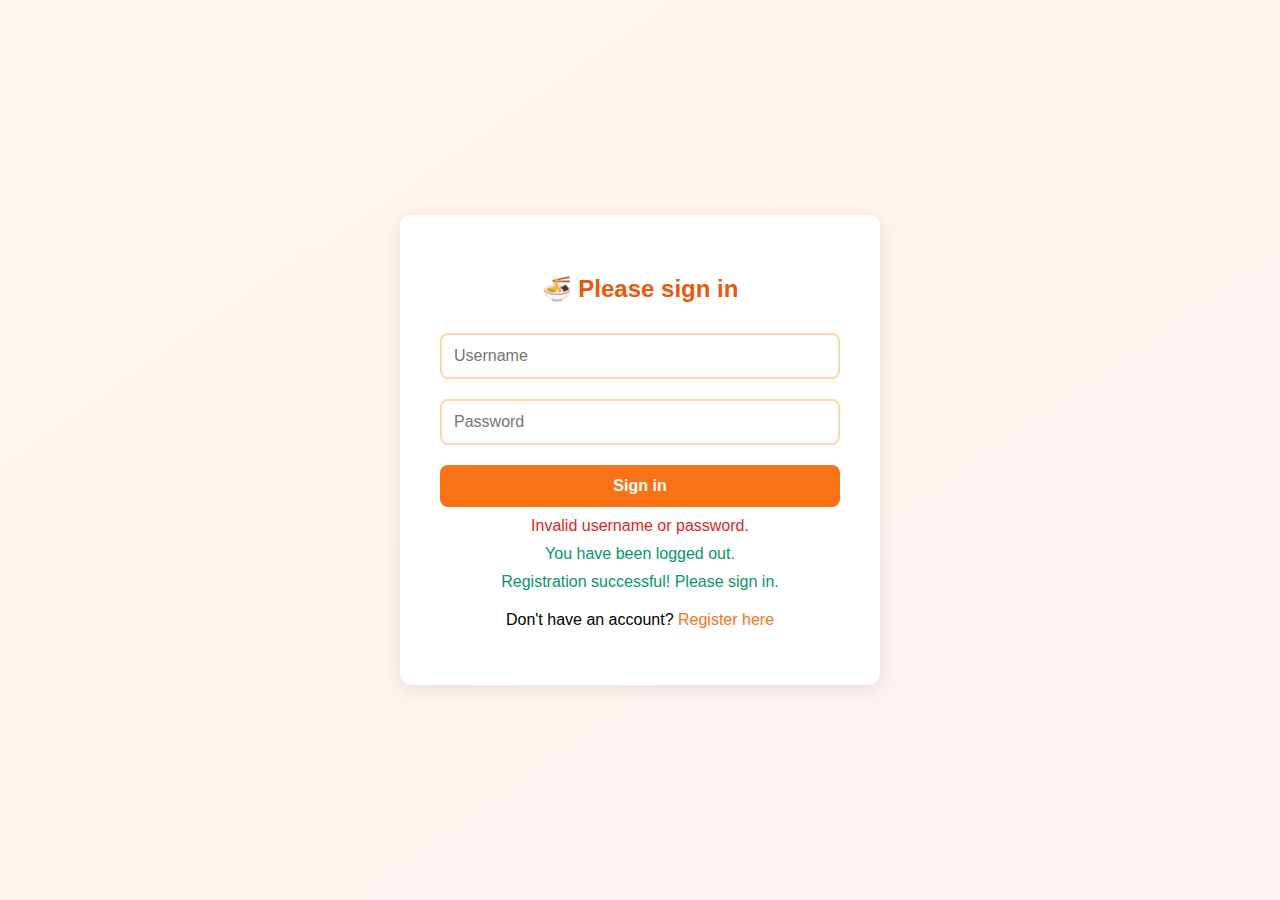
<file: src/main/resources/templates/login.html>
<!DOCTYPE html>
<html lang="en" xmlns:th="http://www.thymeleaf.org">
<head>
    <meta charset="UTF-8">
    <meta name="viewport" content="width=device-width, initial-scale=1.0">
    <title>Please sign in - Bamee 5 Num</title>
    <style>
        body {
            font-family: Arial, sans-serif;
            background: linear-gradient(to bottom right, #fff7ed, #fef2f2);
            display: flex;
            justify-content: center;
            align-items: center;
            height: 100vh;
            margin: 0;
        }
        .login-container {
            background: white;
            padding: 40px;
            border-radius: 12px;
            box-shadow: 0 4px 20px rgba(0,0,0,0.1);
            width: 100%;
            max-width: 400px;
        }
        .login-container h2 {
            text-align: center;
            margin-bottom: 30px;
            color: #ea580c;
            font-size: 24px;
            font-weight: bold;
        }
        .form-group {
            margin-bottom: 20px;
        }
        input[type="text"], input[type="password"] {
            width: 100%;
            padding: 12px;
            border: 2px solid #fed7aa;
            border-radius: 8px;
            font-size: 16px;
            box-sizing: border-box;
            transition: border-color 0.3s;
        }
        input[type="text"]:focus, input[type="password"]:focus {
            outline: none;
            border-color: #f97316;
        }
        .btn-primary {
            width: 100%;
            padding: 12px;
            background-color: #f97316;
            color: white;
            border: none;
            border-radius: 8px;
            font-size: 16px;
            font-weight: 600;
            cursor: pointer;
            transition: background-color 0.3s;
        }
        .btn-primary:hover {
            background-color: #ea580c;
        }
        .error {
            color: #dc2626;
            margin-top: 10px;
            text-align: center;
        }
        .success {
            color: #059669;
            margin-top: 10px;
            text-align: center;
        }
        .register-link {
            text-align: center;
            margin-top: 20px;
        }
        .register-link a {
            color: #f97316;
            text-decoration: none;
            font-weight: 500;
        }
        .register-link a:hover {
            color: #ea580c;
            text-decoration: underline;
        }
    </style>
</head>
<body>
    <div class="login-container">
        <h2>🍜 Please sign in</h2>
        <form th:action="@{/login}" method="post">
            <div class="form-group">
                <input type="text" name="username" placeholder="Username" required>
            </div>
            <div class="form-group">
                <input type="password" name="password" placeholder="Password" required>
            </div>
            <button type="submit" class="btn-primary">Sign in</button>
            <div th:if="${param.error}" class="error">
                Invalid username or password.
            </div>
            <div th:if="${param.logout}" class="success">
                You have been logged out.
            </div>
            <div th:if="${param.success}" class="success" th:text="${param.success}">
                Registration successful! Please sign in.
            </div>
        </form>
        <div class="register-link">
            <p>Don't have an account? <a href="/register">Register here</a></p>
        </div>
    </div>
</body>
</html>
</file>
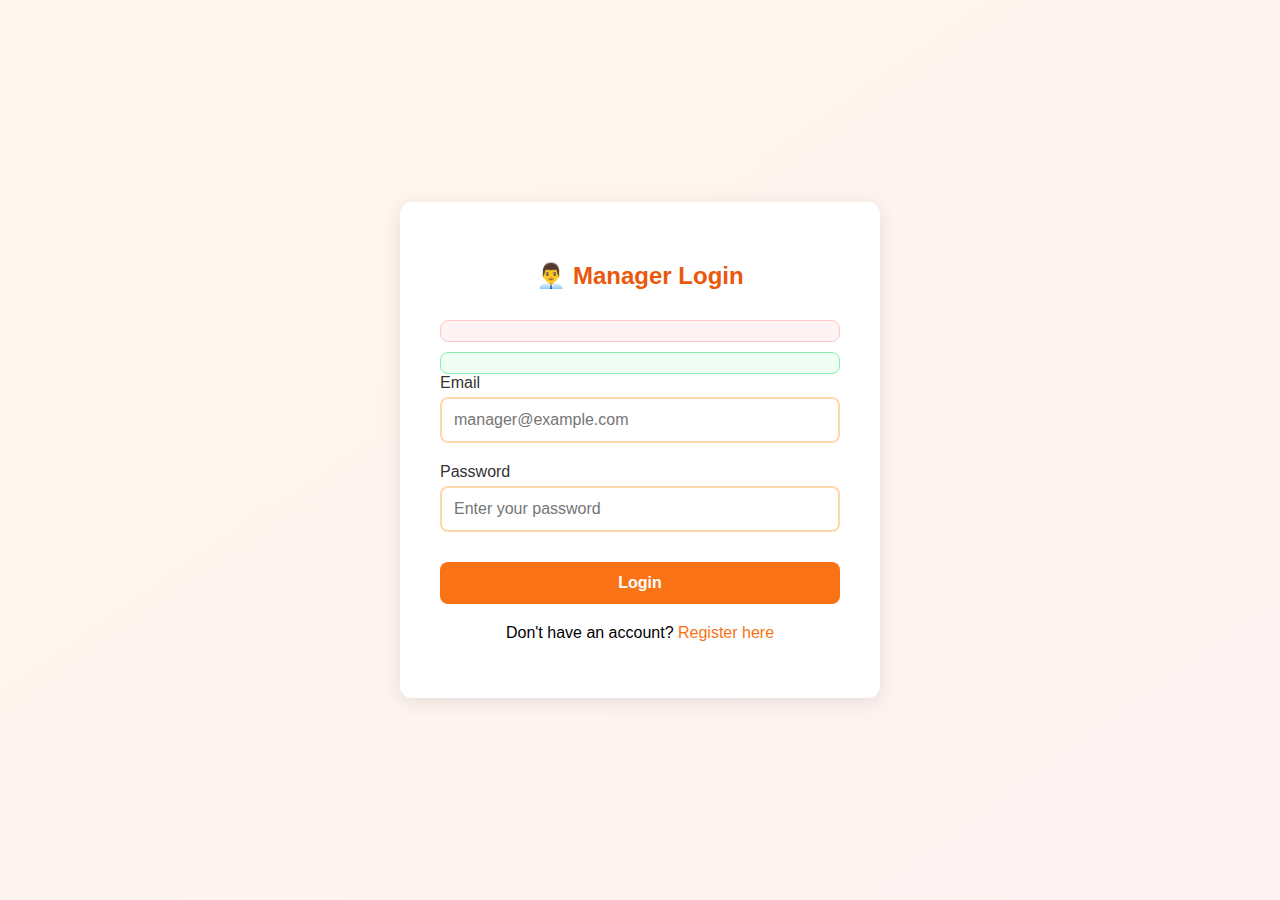
<file: src/main/resources/templates/manager-login.html>
<!DOCTYPE html>
<html lang="en" xmlns:th="http://www.thymeleaf.org">
<head>
    <meta charset="UTF-8">
    <meta name="viewport" content="width=device-width, initial-scale=1.0">
    <title>Manager Login - Bamee 5 Num</title>
    <style>
        body {
            font-family: Arial, sans-serif;
            background: linear-gradient(to bottom right, #fff7ed, #fef2f2);
            display: flex;
            justify-content: center;
            align-items: center;
            height: 100vh;
            margin: 0;
        }
        .login-container {
            background: white;
            padding: 40px;
            border-radius: 12px;
            box-shadow: 0 4px 20px rgba(0,0,0,0.1);
            width: 100%;
            max-width: 400px;
        }
        .login-container h2 {
            text-align: center;
            margin-bottom: 30px;
            color: #ea580c;
            font-size: 24px;
            font-weight: bold;
        }
        .form-group {
            margin-bottom: 20px;
        }
        .form-group label {
            display: block;
            margin-bottom: 5px;
            color: #333;
            font-weight: 500;
        }
        input[type="email"], input[type="password"] {
            width: 100%;
            padding: 12px;
            border: 2px solid #fed7aa;
            border-radius: 8px;
            font-size: 16px;
            box-sizing: border-box;
            transition: border-color 0.3s;
        }
        input[type="email"]:focus, input[type="password"]:focus {
            outline: none;
            border-color: #f97316;
        }
        input.error-input {
            border-color: #dc2626;
        }
        .btn-primary {
            width: 100%;
            padding: 12px;
            background-color: #f97316;
            color: white;
            border: none;
            border-radius: 8px;
            font-size: 16px;
            font-weight: 600;
            cursor: pointer;
            transition: background-color 0.3s;
            margin-top: 10px;
        }
        .btn-primary:hover {
            background-color: #ea580c;
        }
        .btn-primary:disabled {
            background-color: #fed7aa;
            cursor: not-allowed;
        }
        .error-message {
            color: #dc2626;
            margin-top: 10px;
            text-align: center;
            padding: 10px;
            background-color: #fef2f2;
            border-radius: 8px;
            border: 1px solid #fecaca;
        }
        .success-message {
            color: #059669;
            margin-top: 10px;
            text-align: center;
            padding: 10px;
            background-color: #f0fdf4;
            border-radius: 8px;
            border: 1px solid #86efac;
        }
        .field-error {
            color: #dc2626;
            font-size: 14px;
            margin-top: 5px;
            display: block;
        }
        .register-link {
            text-align: center;
            margin-top: 20px;
        }
        .register-link a {
            color: #f97316;
            text-decoration: none;
            font-weight: 500;
        }
        .register-link a:hover {
            color: #ea580c;
            text-decoration: underline;
        }
    </style>
</head>
<body>
    <div class="login-container">
        <h2>👨‍💼 Manager Login</h2>
        
        <!-- Display general error message from backend -->
        <div th:if="${error}" class="error-message" th:text="${error}"></div>
        
        <!-- Display success message (e.g., after registration) -->
        <div th:if="${message}" class="success-message" th:text="${message}"></div>
        
        <form id="loginForm" th:action="@{/manager/login}" method="post" th:object="${managerLoginDto}">
            <!-- CSRF Token -->
            <input type="hidden" th:name="${_csrf.parameterName}" th:value="${_csrf.token}"/>
            
            <div class="form-group">
                <label for="email">Email</label>
                <input type="email" 
                       id="email" 
                       th:field="*{email}" 
                       placeholder="manager@example.com" 
                       required />
                <span class="field-error" th:if="${#fields.hasErrors('email')}" th:errors="*{email}"></span>
                <span class="field-error" id="emailError"></span>
            </div>
            
            <div class="form-group">
                <label for="password">Password</label>
                <input type="password" 
                       id="password" 
                       th:field="*{password}" 
                       placeholder="Enter your password" 
                       required />
                <span class="field-error" th:if="${#fields.hasErrors('password')}" th:errors="*{password}"></span>
                <span class="field-error" id="passwordError"></span>
            </div>
            
            <button type="submit" class="btn-primary" id="submitBtn">Login</button>
        </form>
        
        <div class="register-link">
            <p>Don't have an account? <a th:href="@{/manager/register}">Register here</a></p>
        </div>
    </div>
    
    <script th:src="@{/js/manager-auth.js}"></script>
</body>
</html>
</file>
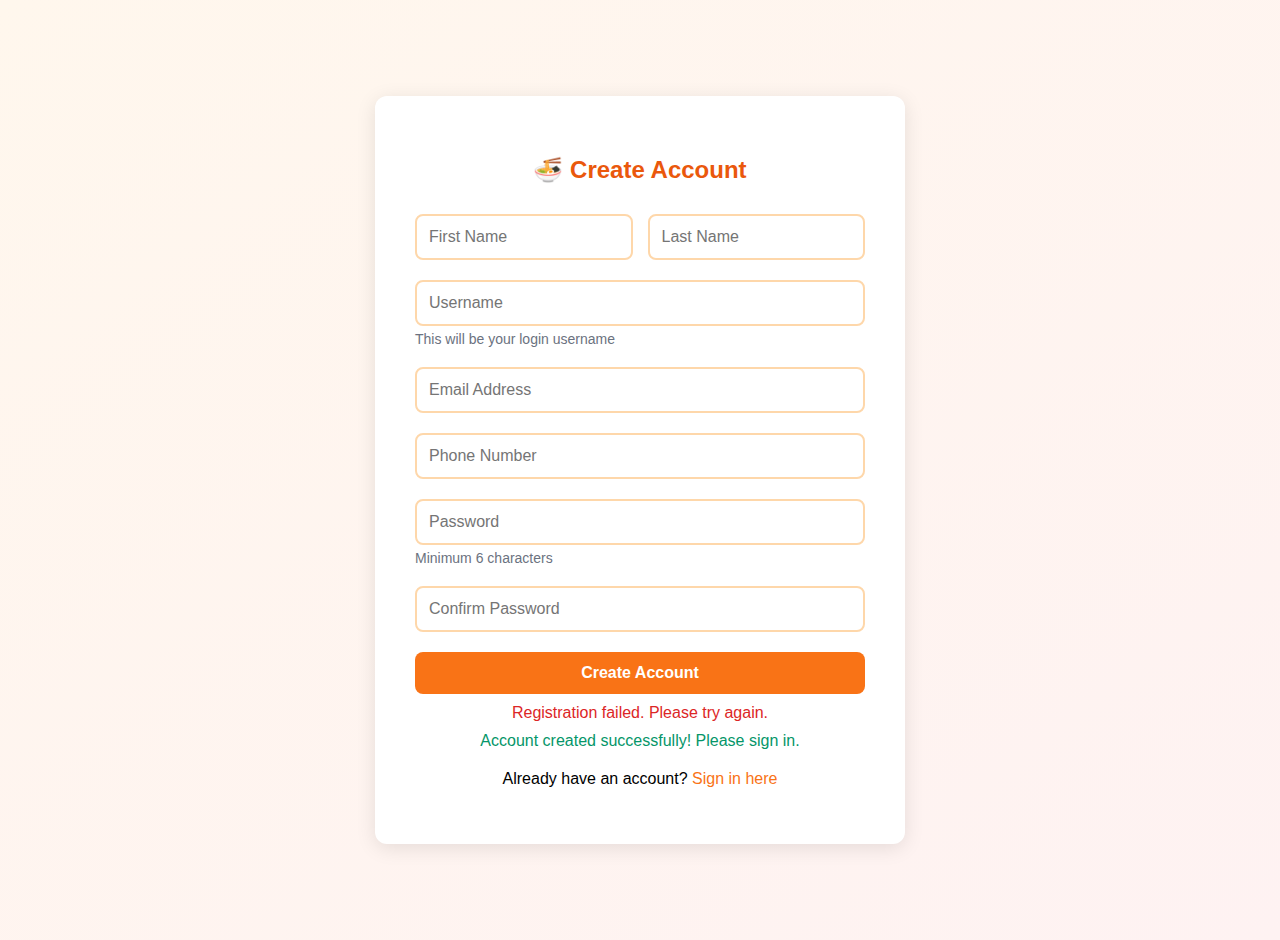
<file: src/main/resources/templates/register.html>
<!DOCTYPE html>
<html lang="en" xmlns:th="http://www.thymeleaf.org">
<head>
    <meta charset="UTF-8">
    <meta name="viewport" content="width=device-width, initial-scale=1.0">
    <title>Register - Bamee 5 Num</title>
    <style>
        body {
            font-family: Arial, sans-serif;
            background: linear-gradient(to bottom right, #fff7ed, #fef2f2);
            display: flex;
            justify-content: center;
            align-items: center;
            min-height: 100vh;
            margin: 0;
            padding: 20px 0;
        }
        .register-container {
            background: white;
            padding: 40px;
            border-radius: 12px;
            box-shadow: 0 4px 20px rgba(0,0,0,0.1);
            width: 100%;
            max-width: 450px;
        }
        .register-container h2 {
            text-align: center;
            margin-bottom: 30px;
            color: #ea580c;
            font-size: 24px;
            font-weight: bold;
        }
        .form-group {
            margin-bottom: 20px;
        }
        .form-row {
            display: flex;
            gap: 15px;
        }
        .form-row .form-group {
            flex: 1;
        }
        input[type="text"], input[type="password"], input[type="email"], input[type="tel"] {
            width: 100%;
            padding: 12px;
            border: 2px solid #fed7aa;
            border-radius: 8px;
            font-size: 16px;
            box-sizing: border-box;
            transition: border-color 0.3s;
        }
        input[type="text"]:focus, input[type="password"]:focus, input[type="email"]:focus, input[type="tel"]:focus {
            outline: none;
            border-color: #f97316;
        }
        .btn-primary {
            width: 100%;
            padding: 12px;
            background-color: #f97316;
            color: white;
            border: none;
            border-radius: 8px;
            font-size: 16px;
            font-weight: 600;
            cursor: pointer;
            transition: background-color 0.3s;
        }
        .btn-primary:hover {
            background-color: #ea580c;
        }
        .error {
            color: #dc2626;
            margin-top: 10px;
            text-align: center;
        }
        .success {
            color: #059669;
            margin-top: 10px;
            text-align: center;
        }
        .login-link {
            text-align: center;
            margin-top: 20px;
        }
        .login-link a {
            color: #f97316;
            text-decoration: none;
            font-weight: 500;
        }
        .login-link a:hover {
            color: #ea580c;
            text-decoration: underline;
        }
        .form-note {
            font-size: 14px;
            color: #6b7280;
            margin-top: 5px;
        }
    </style>
</head>
<body>
    <div class="register-container">
        <h2>🍜 Create Account</h2>
        <form th:action="@{/register}" method="post">
            <div class="form-row">
                <div class="form-group">
                    <input type="text" name="firstName" placeholder="First Name" required>
                </div>
                <div class="form-group">
                    <input type="text" name="lastName" placeholder="Last Name" required>
                </div>
            </div>

            <div class="form-group">
                <input type="text" name="username" placeholder="Username" required>
                <div class="form-note">This will be your login username</div>
            </div>

            <div class="form-group">
                <input type="email" name="email" placeholder="Email Address" required>
            </div>

            <div class="form-group">
                <input type="tel" name="phone" placeholder="Phone Number" required>
            </div>

            <div class="form-group">
                <input type="password" name="password" placeholder="Password" required minlength="6">
                <div class="form-note">Minimum 6 characters</div>
            </div>

            <div class="form-group">
                <input type="password" name="confirmPassword" placeholder="Confirm Password" required>
            </div>

            <button type="submit" class="btn-primary">Create Account</button>

            <div th:if="${error}" class="error" th:text="${error}">
                Registration failed. Please try again.
            </div>
            <div th:if="${param.success}" class="success" th:text="${param.success}">
                Account created successfully! Please sign in.
            </div>
        </form>

        <div class="login-link">
            <p>Already have an account? <a href="/login">Sign in here</a></p>
        </div>
    </div>
</body>
</html>
</file>
